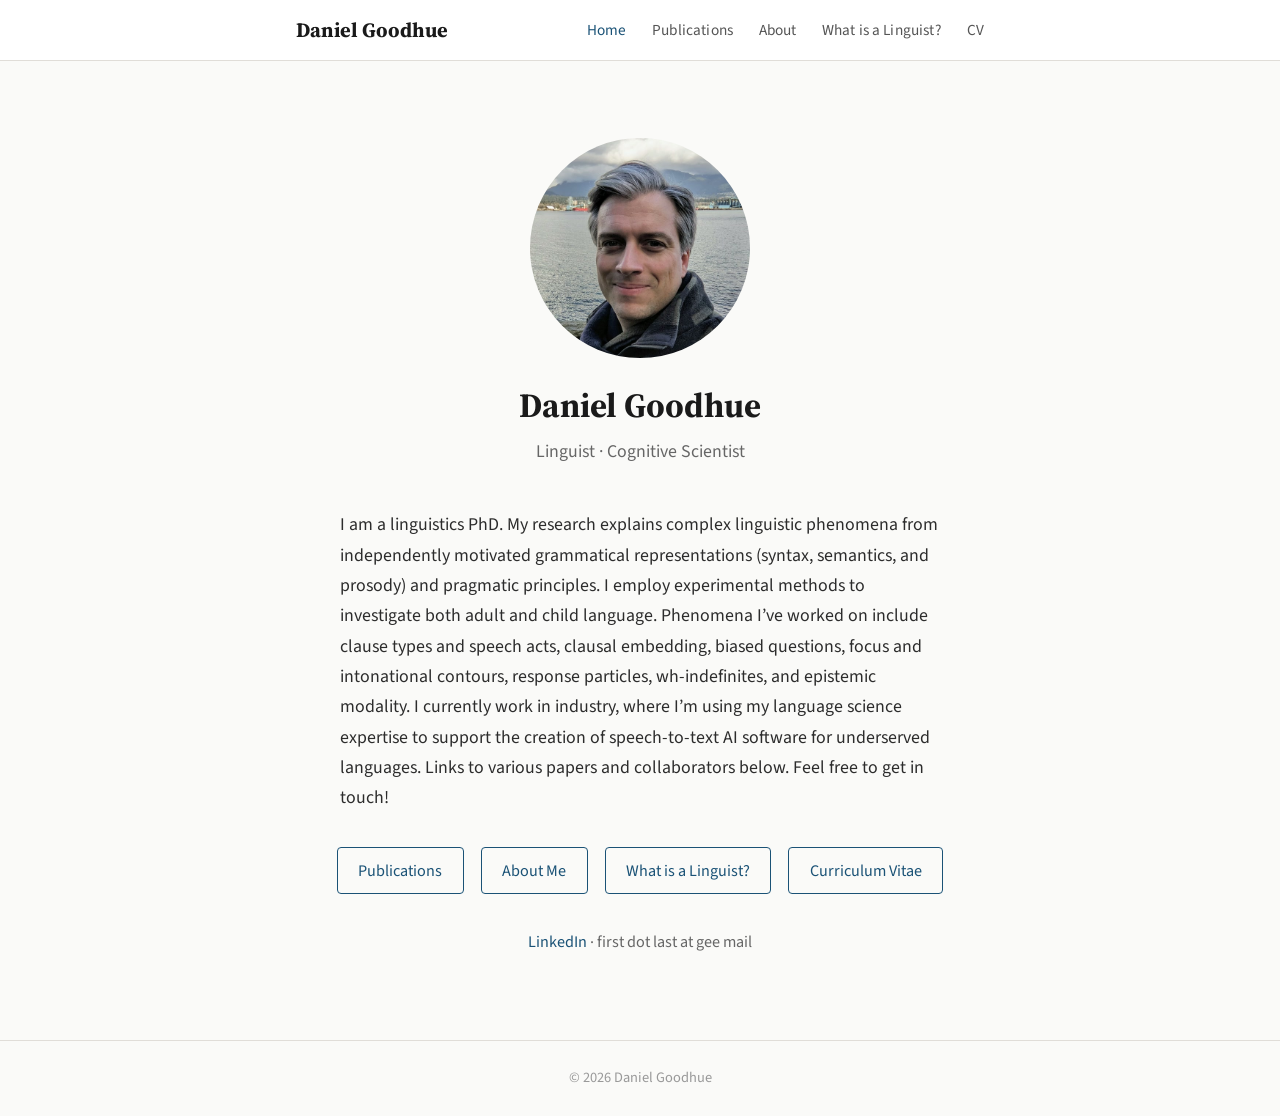
<file: index.html>
<!DOCTYPE html>
<html lang="en">
<head>
  <meta charset="utf-8">
  <meta name="viewport" content="width=device-width, initial-scale=1">
  <title>Daniel Goodhue</title>
  <meta name="description" content="Daniel Goodhue — linguist, researcher, and writer based in Montreal.">
  <meta property="og:title" content="Daniel Goodhue">
  <meta property="og:description" content="Daniel Goodhue — linguist, researcher, and writer based in Montreal.">
  <meta property="og:type" content="website">
  <meta property="og:url" content="https://www.danielgoodhue.com/">
  <meta property="og:image" content="https://www.danielgoodhue.com/images/dan-vancouver-2024-crop.jpg">
  <link rel="preconnect" href="https://fonts.googleapis.com">
  <link rel="preconnect" href="https://fonts.gstatic.com" crossorigin>
  <link href="https://fonts.googleapis.com/css2?family=Source+Sans+3:ital,wght@0,400;0,600;0,700;1,400;1,600&family=Source+Serif+4:ital,wght@0,400;0,600;0,700;1,400&display=swap" rel="stylesheet">
  <link rel="stylesheet" href="./style.css">
</head>
<body>

  <header class="site-header">
    <nav class="nav-inner">
      <a href="./index.html" class="site-name">Daniel Goodhue</a>
      <button class="nav-toggle" aria-label="Toggle navigation">
        <svg viewBox="0 0 24 24" fill="none" stroke="currentColor" stroke-width="2" stroke-linecap="round"><line x1="3" y1="6" x2="21" y2="6"/><line x1="3" y1="12" x2="21" y2="12"/><line x1="3" y1="18" x2="21" y2="18"/></svg>
      </button>
      <ul class="nav-links">
        <li><a href="./index.html" class="active">Home</a></li>
        <li><a href="./publications.html">Publications</a></li>
        <li><a href="./about.html">About</a></li>
        <li><a href="./what-is-a-linguist.html">What is a Linguist?</a></li>
        <li><a href="./files/Goodhue-2026-CV1.pdf">CV</a></li>
      </ul>
    </nav>
  </header>

  <main>
    <div class="container">
      <div class="home-hero">
        <img src="./images/dan-vancouver-2024-square.jpg" alt="Daniel Goodhue at the Vancouver seawall" width="220" height="220" class="photo">
        <h1>Daniel Goodhue</h1>
        <p class="tagline">Linguist &middot; Cognitive Scientist</p>
      </div>

      <div class="home-intro">
        <p>I am a linguistics PhD. My research explains complex linguistic phenomena from independently motivated grammatical representations (syntax, semantics, and prosody) and pragmatic principles. I employ experimental methods to investigate both adult and child language. Phenomena I’ve worked on include clause types and speech acts, clausal embedding, biased questions, focus and intonational contours, response particles, wh-indefinites, and epistemic modality. I currently work in industry, where I’m using my language science expertise to support the creation of speech-to-text AI software for underserved languages. Links to various papers and collaborators below. Feel free to get in touch!</p>
      </div>

      <ul class="home-nav-links">
        <li><a href="./publications.html">Publications</a></li>
        <li><a href="./about.html">About Me</a></li>
        <li><a href="./what-is-a-linguist.html">What is a Linguist?</a></li>
        <li><a href="./files/Goodhue-2026-CV1.pdf">Curriculum Vitae</a></li>
      </ul>

      <p class="home-contact">
        <a href="https://www.linkedin.com/in/daniel-goodhue">LinkedIn</a> &middot; first dot last at gee mail
      </p>
    </div>
  </main>

  <footer class="site-footer">
    <div class="container">&copy; <span id="year">2026</span> Daniel Goodhue</div>
  </footer>

  <script>
    document.querySelector('.nav-toggle').addEventListener('click', function() {
      document.querySelector('.nav-links').classList.toggle('open');
    });
    document.getElementById('year').textContent = new Date().getFullYear();
  </script>

</body>
</html>
</file>
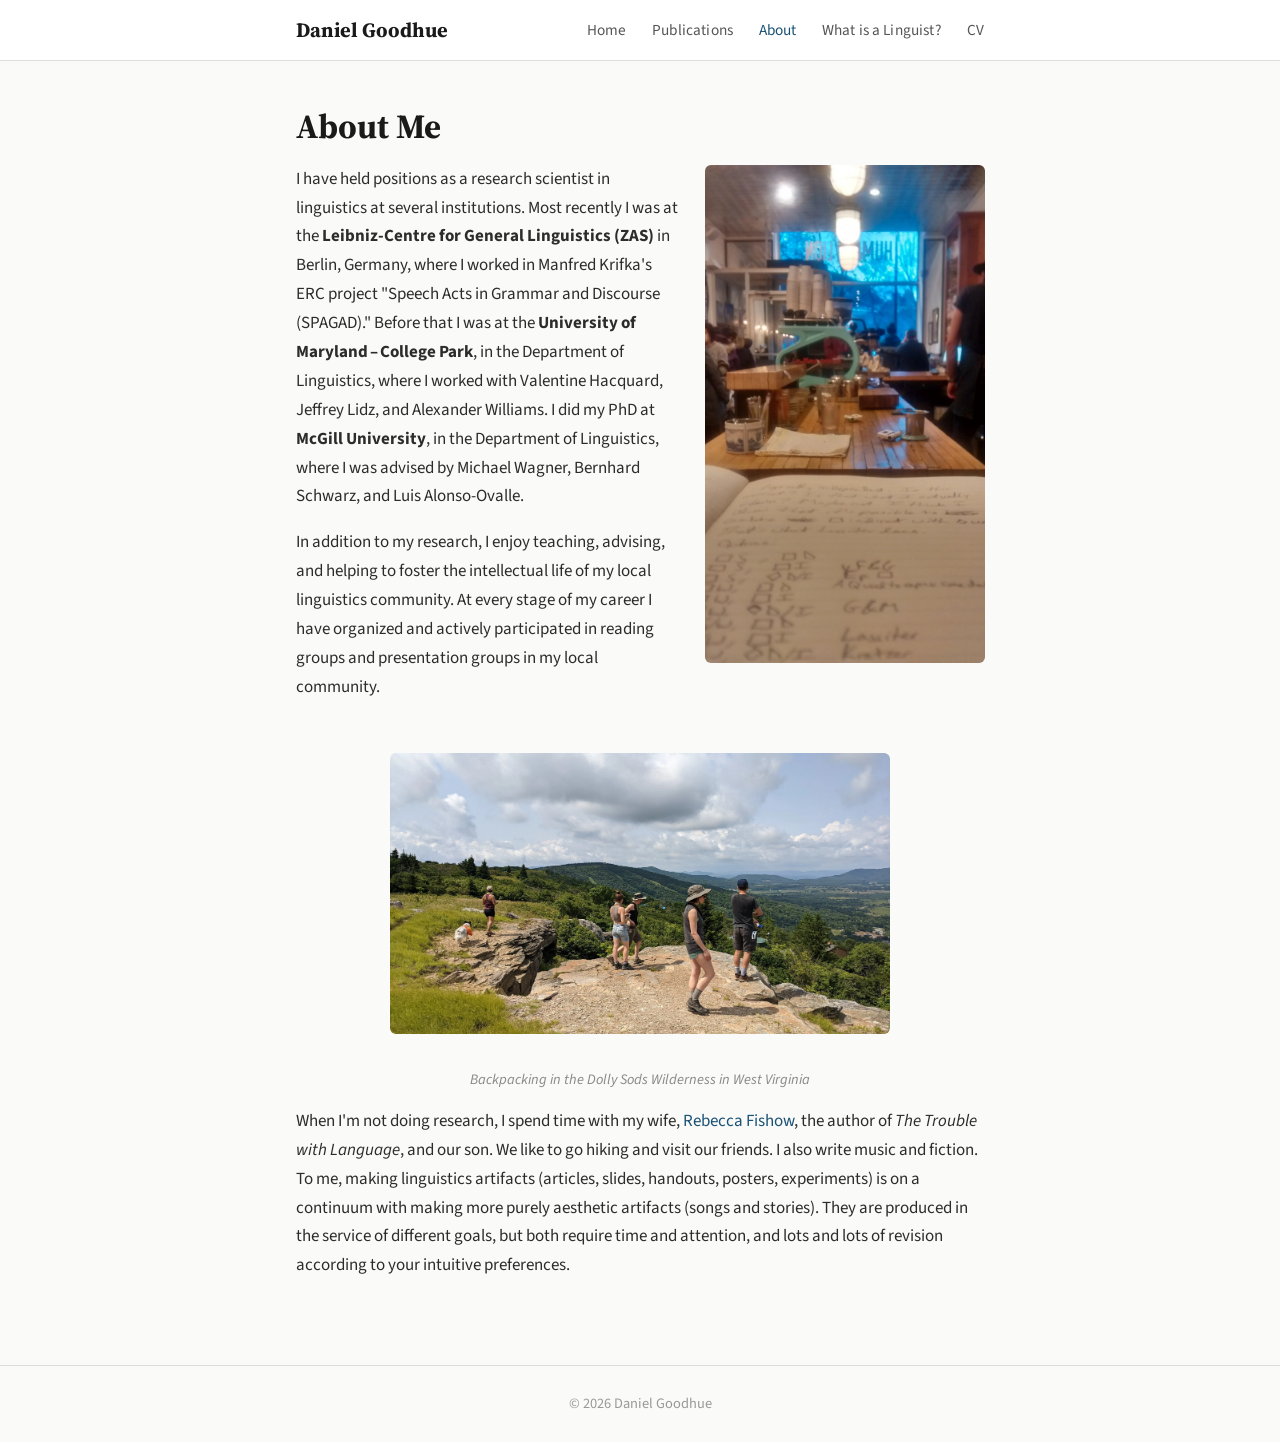
<file: about.html>
<!DOCTYPE html>
<html lang="en">
<head>
  <meta charset="utf-8">
  <meta name="viewport" content="width=device-width, initial-scale=1">
  <title>About Me — Daniel Goodhue</title>
  <meta name="description" content="About Daniel Goodhue — linguist, researcher, and writer.">
  <meta property="og:title" content="About Me — Daniel Goodhue">
  <meta property="og:description" content="About Daniel Goodhue — linguist, researcher, and writer.">
  <meta property="og:type" content="website">
  <meta property="og:url" content="https://www.danielgoodhue.com/about">
  <link rel="preconnect" href="https://fonts.googleapis.com">
  <link rel="preconnect" href="https://fonts.gstatic.com" crossorigin>
  <link href="https://fonts.googleapis.com/css2?family=Source+Sans+3:ital,wght@0,400;0,600;0,700;1,400;1,600&family=Source+Serif+4:ital,wght@0,400;0,600;0,700;1,400&display=swap" rel="stylesheet">
  <link rel="stylesheet" href="./style.css">
</head>
<body>

  <header class="site-header">
    <nav class="nav-inner">
      <a href="./index.html" class="site-name">Daniel Goodhue</a>
      <button class="nav-toggle" aria-label="Toggle navigation">
        <svg viewBox="0 0 24 24" fill="none" stroke="currentColor" stroke-width="2" stroke-linecap="round"><line x1="3" y1="6" x2="21" y2="6"/><line x1="3" y1="12" x2="21" y2="12"/><line x1="3" y1="18" x2="21" y2="18"/></svg>
      </button>
      <ul class="nav-links">
        <li><a href="./index.html">Home</a></li>
        <li><a href="./publications.html">Publications</a></li>
        <li><a href="./about.html" class="active">About</a></li>
        <li><a href="./what-is-a-linguist.html">What is a Linguist?</a></li>
        <li><a href="./files/Goodhue-2026-CV1.pdf">CV</a></li>
      </ul>
    </nav>
  </header>

  <main>
    <div class="container">
      <h1>About Me</h1>

      <div class="clearfix">
        <img src="./images/Humble-Lion-2.jpg" alt="Daniel Goodhue" class="about-photo float-right">

        <p>I have held positions as a research scientist in linguistics at several institutions. Most recently I was at the <strong>Leibniz-Centre for General Linguistics (ZAS)</strong> in Berlin, Germany, where I worked in Manfred Krifka's ERC project "Speech Acts in Grammar and Discourse (SPAGAD)." Before that I was at the <strong>University of Maryland&thinsp;&ndash;&thinsp;College Park</strong>, in the Department of Linguistics, where I worked with Valentine Hacquard, Jeffrey Lidz, and Alexander Williams. I did my PhD at <strong>McGill University</strong>, in the Department of Linguistics, where I was advised by Michael Wagner, Bernhard Schwarz, and Luis Alonso-Ovalle.</p>

        <p>In addition to my research, I enjoy teaching, advising, and helping to foster the intellectual life of my local linguistics community. At every stage of my career I have organized and actively participated in reading groups and presentation groups in my local community.</p>
      </div>

      <img src="./images/2021-dolly-sods.jpg" alt="Backpacking in the Dolly Sods Wilderness in West Virginia" class="about-photo" style="max-width: 500px; margin: 2em auto;">
      <p class="photo-caption" style="text-align: center;">Backpacking in the Dolly Sods Wilderness in West Virginia</p>

      <p>When I'm not doing research, I spend time with my wife, <a href="https://rebeccafishow.com">Rebecca Fishow</a>, the author of <em>The Trouble with Language</em>, and our son. We like to go hiking and visit our friends. I also write music and fiction. To me, making linguistics artifacts (articles, slides, handouts, posters, experiments) is on a continuum with making more purely aesthetic artifacts (songs and stories). They are produced in the service of different goals, but both require time and attention, and lots and lots of revision according to your intuitive preferences.</p>
    </div>
  </main>

  <footer class="site-footer">
    <div class="container">&copy; <span id="year">2026</span> Daniel Goodhue</div>
  </footer>

  <script>
    document.querySelector('.nav-toggle').addEventListener('click', function() {
      document.querySelector('.nav-links').classList.toggle('open');
    });
    document.getElementById('year').textContent = new Date().getFullYear();
  </script>

</body>
</html>
</file>
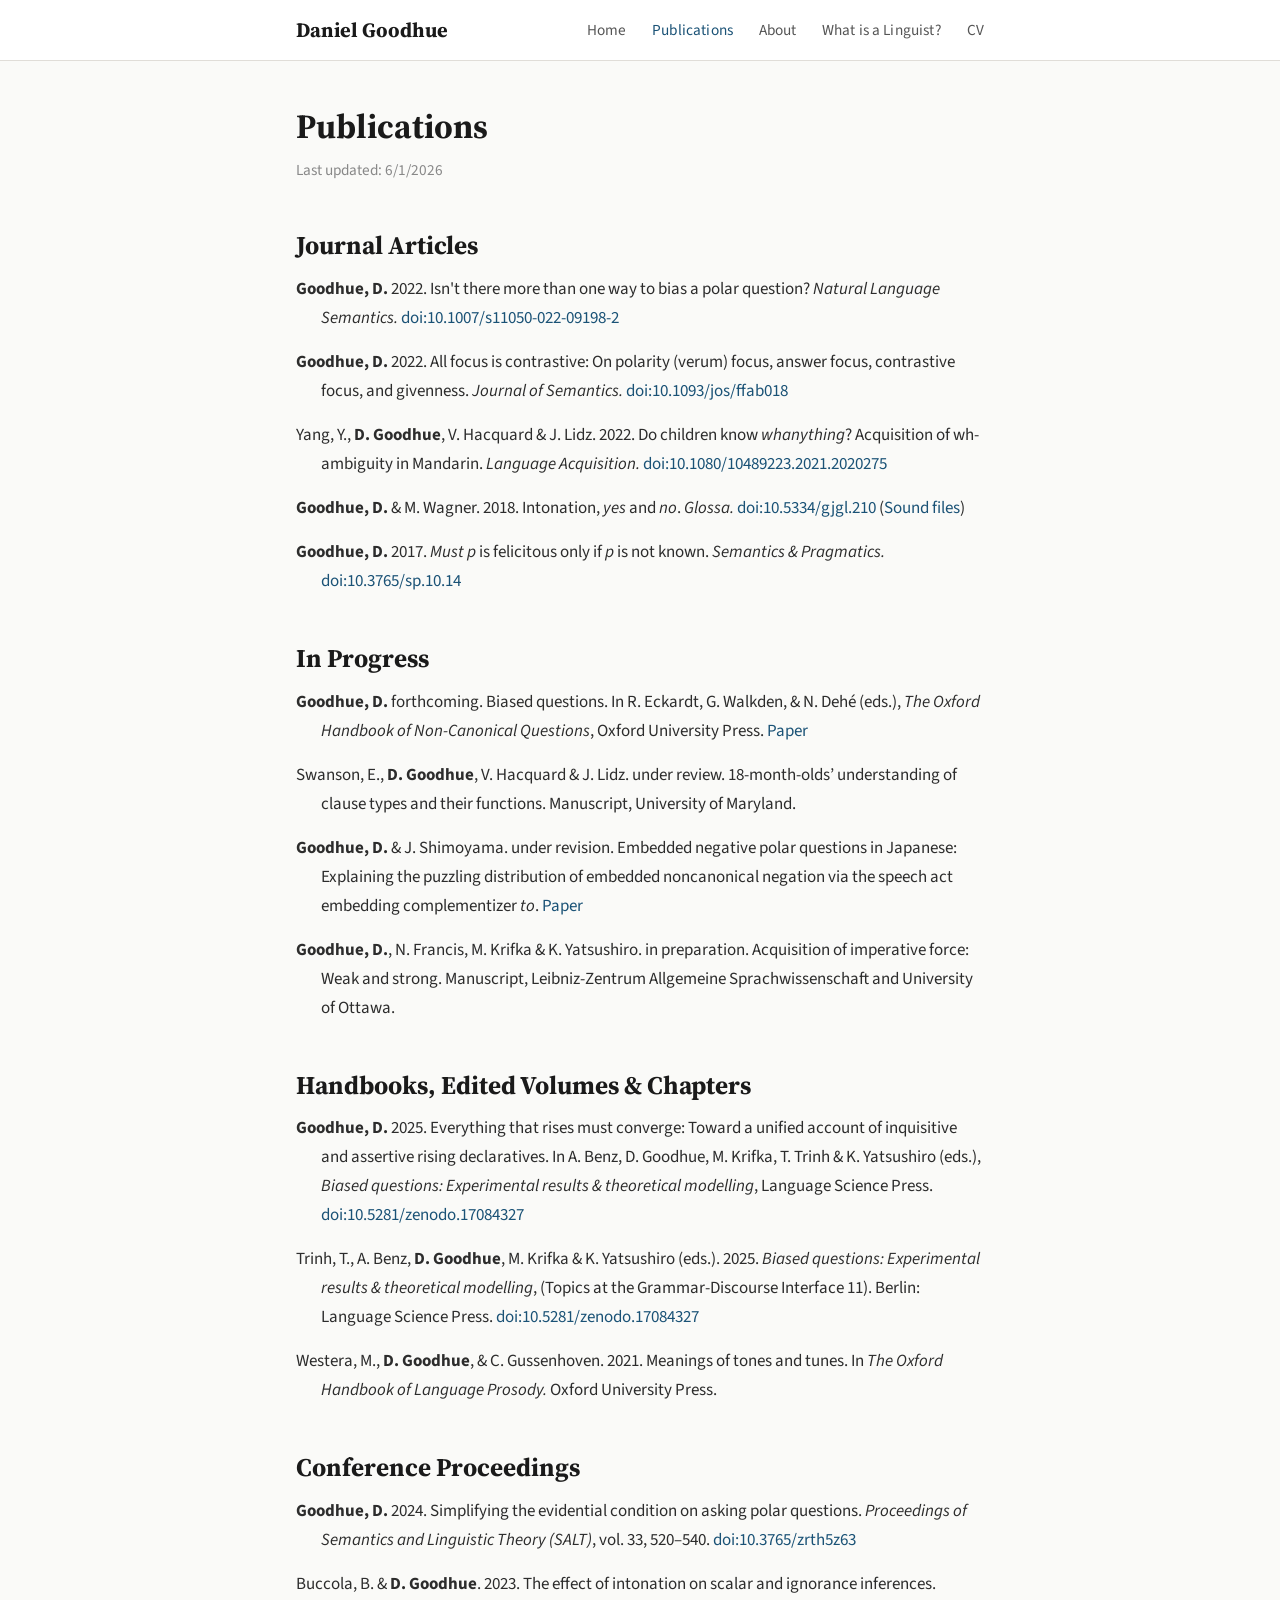
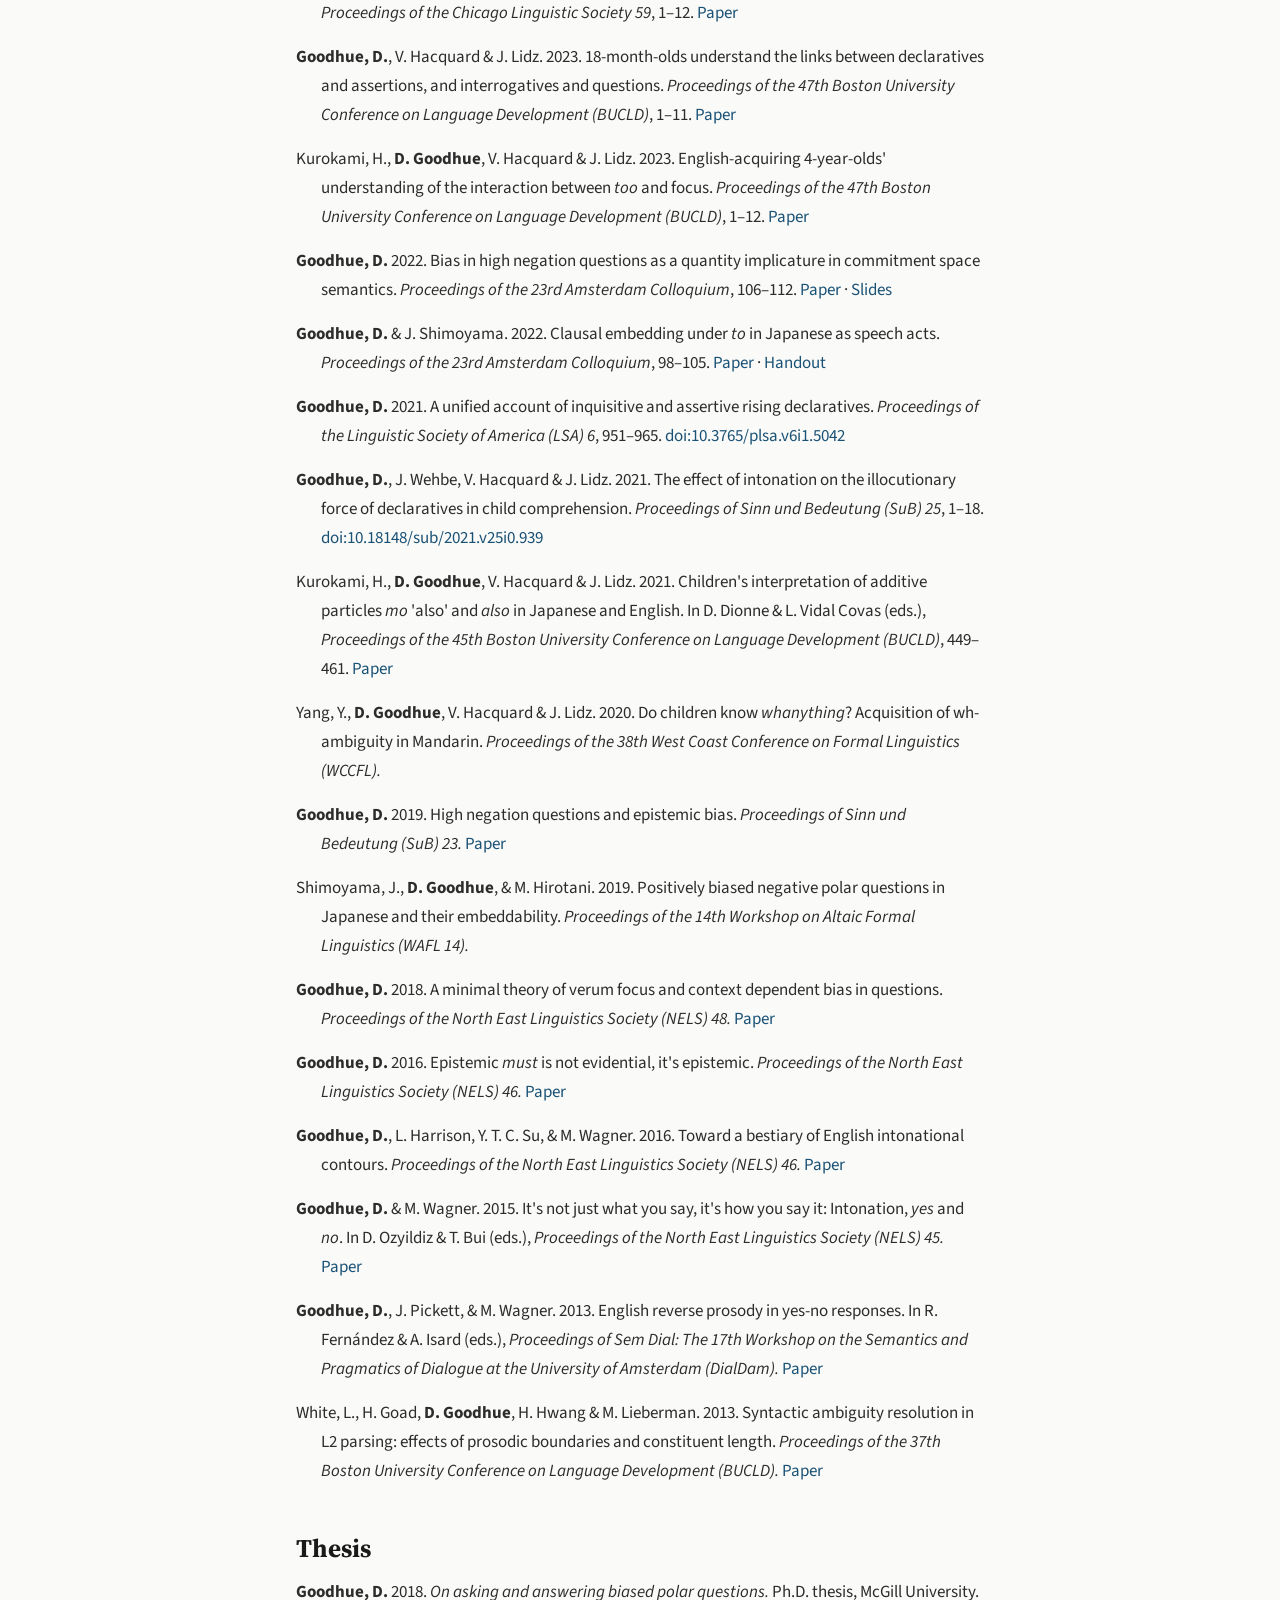
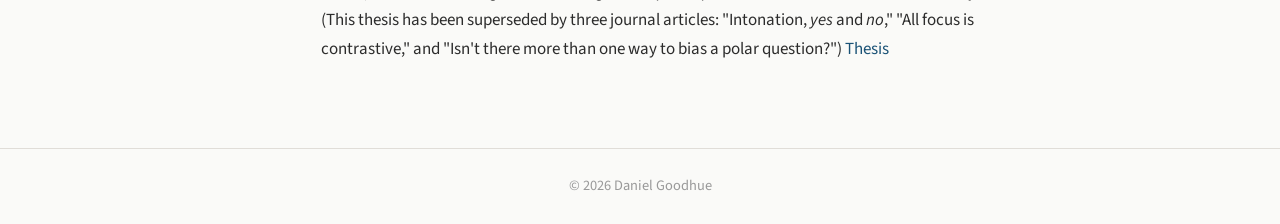
<file: publications.html>
<!DOCTYPE html>
<html lang="en">
<head>
  <meta charset="utf-8">
  <meta name="viewport" content="width=device-width, initial-scale=1">
  <title>Publications — Daniel Goodhue</title>
  <meta name="description" content="Publications by Daniel Goodhue — journal articles, handbook chapters, conference proceedings, and thesis on semantics, pragmatics, and speech acts.">
  <meta property="og:title" content="Publications — Daniel Goodhue">
  <meta property="og:description" content="Publications by Daniel Goodhue — journal articles, handbook chapters, conference proceedings, and thesis.">
  <meta property="og:type" content="website">
  <meta property="og:url" content="https://www.danielgoodhue.com/publications">
  <link rel="preconnect" href="https://fonts.googleapis.com">
  <link rel="preconnect" href="https://fonts.gstatic.com" crossorigin>
  <link href="https://fonts.googleapis.com/css2?family=Source+Sans+3:ital,wght@0,400;0,600;0,700;1,400;1,600&family=Source+Serif+4:ital,wght@0,400;0,600;0,700;1,400&display=swap" rel="stylesheet">
  <link rel="stylesheet" href="./style.css">
</head>
<body>

  <header class="site-header">
    <nav class="nav-inner">
      <a href="./index.html" class="site-name">Daniel Goodhue</a>
      <button class="nav-toggle" aria-label="Toggle navigation">
        <svg viewBox="0 0 24 24" fill="none" stroke="currentColor" stroke-width="2" stroke-linecap="round"><line x1="3" y1="6" x2="21" y2="6"/><line x1="3" y1="12" x2="21" y2="12"/><line x1="3" y1="18" x2="21" y2="18"/></svg>
      </button>
      <ul class="nav-links">
        <li><a href="./index.html">Home</a></li>
        <li><a href="./publications.html" class="active">Publications</a></li>
        <li><a href="./about.html">About</a></li>
        <li><a href="./what-is-a-linguist.html">What is a Linguist?</a></li>
        <li><a href="./files/Goodhue-2026-CV1.pdf">CV</a></li>
      </ul>
    </nav>
  </header>

  <main>
    <div class="container">
      <h1>Publications</h1>
      <p class="last-updated">Last updated: 6/1/2026</p>

      <!-- ===== Journal Articles ===== -->
      <h2>Journal Articles</h2>
      <ol class="pub-list">
        <li>
          <span class="author-self">Goodhue, D.</span> 2022. Isn't there more than one way to bias a polar question? <span class="venue">Natural Language Semantics.</span> <a href="https://doi.org/10.1007/s11050-022-09198-2">doi:10.1007/s11050-022-09198-2</a>
        </li>
        <li>
          <span class="author-self">Goodhue, D.</span> 2022. All focus is contrastive: On polarity (verum) focus, answer focus, contrastive focus, and givenness. <span class="venue">Journal of Semantics.</span> <a href="https://doi.org/10.1093/jos/ffab018">doi:10.1093/jos/ffab018</a>
        </li>
        <li>
          Yang, Y., <span class="author-self">D. Goodhue</span>, V. Hacquard &amp; J. Lidz. 2022. Do children know <em>whanything</em>? Acquisition of wh-ambiguity in Mandarin. <span class="venue">Language Acquisition.</span> <a href="https://doi.org/10.1080/10489223.2021.2020275">doi:10.1080/10489223.2021.2020275</a>
        </li>
        <li>
          <span class="author-self">Goodhue, D.</span> &amp; M. Wagner. 2018. Intonation, <em>yes</em> and <em>no</em>. <span class="venue">Glossa.</span> <a href="http://doi.org/10.5334/gjgl.210">doi:10.5334/gjgl.210</a> (<a href="https://doi.org/10.5334/gjgl.210.s1">Sound files</a>)
        </li>
        <li>
          <span class="author-self">Goodhue, D.</span> 2017. <em>Must p</em> is felicitous only if <em>p</em> is not known. <span class="venue">Semantics &amp; Pragmatics.</span> <a href="https://doi.org/10.3765/sp.10.14">doi:10.3765/sp.10.14</a>
        </li>
      </ol>

      <!-- ===== Manuscripts ===== -->
      <h2>In Progress</h2>
      <ol class="pub-list">
        <li>
          <span class="author-self">Goodhue, D.</span> forthcoming. Biased questions. In R. Eckardt, G. Walkden, &amp; N. Deh&eacute; (eds.), <span class="venue">The Oxford Handbook of Non-Canonical Questions</span>, Oxford University Press. <a href="https://ling.auf.net/lingbuzz/008450">Paper</a>
        </li>
        <li>
          Swanson, E., <span class="author-self">D. Goodhue</span>, V. Hacquard &amp; J. Lidz. under review. 18-month-olds’ understanding of clause types and their functions. Manuscript, University of Maryland.
        </li>
		<li>
          <span class="author-self">Goodhue, D.</span> &amp; J. Shimoyama. under revision. Embedded negative polar questions in Japanese: Explaining the puzzling distribution of embedded noncanonical negation via the speech act embedding complementizer <em>to</em>. <a href="https://ling.auf.net/lingbuzz/006121">Paper</a>
        </li>
        <li>
          <span class="author-self">Goodhue, D.</span>, N. Francis, M. Krifka &amp; K. Yatsushiro. in preparation. Acquisition of imperative force: Weak and strong. Manuscript, Leibniz-Zentrum Allgemeine Sprachwissenschaft and University of Ottawa.
        </li>
      </ol>

      <!-- ===== Handbook Chapters ===== -->
      <h2>Handbooks, Edited Volumes &amp; Chapters</h2>
      <ol class="pub-list">
        <li>
          <span class="author-self">Goodhue, D.</span> 2025. Everything that rises must converge: Toward a unified account of inquisitive and assertive rising declaratives. In A. Benz, D. Goodhue, M. Krifka, T. Trinh &amp; K. Yatsushiro (eds.), <span class="venue">Biased questions: Experimental results &amp; theoretical modelling</span>, Language Science Press. <a href="https://www.doi.org/10.5281/zenodo.17084327">doi:10.5281/zenodo.17084327</a>
        </li>
        <li>
          Trinh, T., A. Benz, <span class="author-self">D. Goodhue</span>, M. Krifka &amp; K. Yatsushiro (eds.). 2025. <span class="venue">Biased questions: Experimental results &amp; theoretical modelling</span>, (Topics at the Grammar-Discourse Interface 11). Berlin: Language Science Press. <a href="https://www.doi.org/10.5281/zenodo.17084327">doi:10.5281/zenodo.17084327</a>
        </li>
        <li>
          Westera, M., <span class="author-self">D. Goodhue</span>, &amp; C. Gussenhoven. 2021. Meanings of tones and tunes. In <span class="venue">The Oxford Handbook of Language Prosody.</span> Oxford University Press.
        </li>
      </ol>

      <!-- ===== Conference Proceedings ===== -->
      <h2>Conference Proceedings</h2>
      <ol class="pub-list">
        <li>
          <span class="author-self">Goodhue, D.</span> 2024. Simplifying the evidential condition on asking polar questions. <span class="venue">Proceedings of Semantics and Linguistic Theory (SALT)</span>, vol. 33, 520–540. <a href="https://doi.org/10.3765/zrth5z63">doi:10.3765/zrth5z63</a>
        </li>
        <li>
          Buccola, B. &amp; <span class="author-self">D. Goodhue</span>. 2023. The effect of intonation on scalar and ignorance inferences. <span class="venue">Proceedings of the Chicago Linguistic Society 59</span>, 1–12. <a href="https://ling.auf.net/lingbuzz/007464">Paper</a>
        </li>
        <li>
          <span class="author-self">Goodhue, D.</span>, V. Hacquard &amp; J. Lidz. 2023. 18-month-olds understand the links between declaratives and assertions, and interrogatives and questions. <span class="venue">Proceedings of the 47th Boston University Conference on Language Development (BUCLD)</span>, 1–11. <a href="http://www.lingref.com/bucld/47/BUCLD47-27.pdf">Paper</a>
        </li>
        <li>
          Kurokami, H., <span class="author-self">D. Goodhue</span>, V. Hacquard &amp; J. Lidz. 2023. English-acquiring 4-year-olds' understanding of the interaction between <em>too</em> and focus. <span class="venue">Proceedings of the 47th Boston University Conference on Language Development (BUCLD)</span>, 1–12. <a href="http://www.lingref.com/bucld/47/BUCLD47-38.pdf">Paper</a>
        </li>
        <li>
          <span class="author-self">Goodhue, D.</span> 2022. Bias in high negation questions as a quantity implicature in commitment space semantics. <span class="venue">Proceedings of the 23rd Amsterdam Colloquium</span>, 106–112. <a href="./files/Goodhue-2022-AC-proceedings-page-numbers.pdf">Paper</a> · <a href="./files/Goodhue-AC-HNQ-4-handout.pdf">Slides</a>
        </li>
        <li>
          <span class="author-self">Goodhue, D.</span> &amp; J. Shimoyama. 2022. Clausal embedding under <em>to</em> in Japanese as speech acts. <span class="venue">Proceedings of the 23rd Amsterdam Colloquium</span>, 98–105. <a href="./files/Goodhue-Shimoyama-2022-AC-proceedings-page-numbers.pdf">Paper</a> · <a href="./files/Goodhue-Shimoyama-2022-AC-handout.pdf">Handout</a>
        </li>
        <li>
          <span class="author-self">Goodhue, D.</span> 2021. A unified account of inquisitive and assertive rising declaratives. <span class="venue">Proceedings of the Linguistic Society of America (LSA) 6</span>, 951–965. <a href="https://doi.org/10.3765/plsa.v6i1.5042">doi:10.3765/plsa.v6i1.5042</a>
        </li>
        <li>
          <span class="author-self">Goodhue, D.</span>, J. Wehbe, V. Hacquard &amp; J. Lidz. 2021. The effect of intonation on the illocutionary force of declaratives in child comprehension. <span class="venue">Proceedings of Sinn und Bedeutung (SuB) 25</span>, 1–18. <a href="https://doi.org/10.18148/sub/2021.v25i0.939">doi:10.18148/sub/2021.v25i0.939</a>
        </li>
        <li>
          Kurokami, H., <span class="author-self">D. Goodhue</span>, V. Hacquard &amp; J. Lidz. 2021. Children's interpretation of additive particles <em>mo</em> 'also' and <em>also</em> in Japanese and English. In D. Dionne &amp; L. Vidal Covas (eds.), <span class="venue">Proceedings of the 45th Boston University Conference on Language Development (BUCLD)</span>, 449–461. <a href="https://jefflidz.com/Docs/Kurokami_et_al_2021_BUCLD.pdf">Paper</a>
        </li>
        <li>
          Yang, Y., <span class="author-self">D. Goodhue</span>, V. Hacquard &amp; J. Lidz. 2020. Do children know <em>whanything</em>? Acquisition of wh-ambiguity in Mandarin. <span class="venue">Proceedings of the 38th West Coast Conference on Formal Linguistics (WCCFL).</span>
        </li>
        <li>
          <span class="author-self">Goodhue, D.</span> 2019. High negation questions and epistemic bias. <span class="venue">Proceedings of Sinn und Bedeutung (SuB) 23.</span> <a href="https://semanticsarchive.net/Archive/Tg3ZGI2M/Goodhue.pdf">Paper</a>
        </li>
        <li>
          Shimoyama, J., <span class="author-self">D. Goodhue</span>, &amp; M. Hirotani. 2019. Positively biased negative polar questions in Japanese and their embeddability. <span class="venue">Proceedings of the 14th Workshop on Altaic Formal Linguistics (WAFL 14).</span>
        </li>
        <li>
          <span class="author-self">Goodhue, D.</span> 2018. A minimal theory of verum focus and context dependent bias in questions. <span class="venue">Proceedings of the North East Linguistics Society (NELS) 48.</span> <a href="http://lingbuzz.auf.net/lingbuzz/004166">Paper</a>
        </li>
        <li>
          <span class="author-self">Goodhue, D.</span> 2016. Epistemic <em>must</em> is not evidential, it's epistemic. <span class="venue">Proceedings of the North East Linguistics Society (NELS) 46.</span> <a href="http://lingbuzz.auf.net/lingbuzz/repo/semanticsArchive/article/001554">Paper</a>
        </li>
        <li>
          <span class="author-self">Goodhue, D.</span>, L. Harrison, Y. T. C. Su, &amp; M. Wagner. 2016. Toward a bestiary of English intonational contours. <span class="venue">Proceedings of the North East Linguistics Society (NELS) 46.</span> <a href="./files/2016_Goodhue-et-al_NELS.pdf">Paper</a>
        </li>
        <li>
          <span class="author-self">Goodhue, D.</span> &amp; M. Wagner. 2015. It's not just what you say, it's how you say it: Intonation, <em>yes</em> and <em>no</em>. In D. Ozyildiz &amp; T. Bui (eds.), <span class="venue">Proceedings of the North East Linguistics Society (NELS) 45.</span> <a href="http://lingbuzz.auf.net/lingbuzz/002866">Paper</a>
        </li>
        <li>
          <span class="author-self">Goodhue, D.</span>, J. Pickett, &amp; M. Wagner. 2013. English reverse prosody in yes-no responses. In R. Fern&aacute;ndez &amp; A. Isard (eds.), <span class="venue">Proceedings of Sem Dial: The 17th Workshop on the Semantics and Pragmatics of Dialogue at the University of Amsterdam (DialDam).</span> <a href="http://lingbuzz.auf.net/lingbuzz/002865">Paper</a>
        </li>
        <li>
          White, L., H. Goad, <span class="author-self">D. Goodhue</span>, H. Hwang &amp; M. Lieberman. 2013. Syntactic ambiguity resolution in L2 parsing: effects of prosodic boundaries and constituent length. <span class="venue">Proceedings of the 37th Boston University Conference on Language Development (BUCLD).</span> <a href="http://www.bu.edu/bucld/files/2013/06/White.pdf">Paper</a>
        </li>
      </ol>

      <!-- ===== Thesis ===== -->
      <h2>Thesis</h2>
      <ol class="pub-list">
        <li>
          <span class="author-self">Goodhue, D.</span> 2018. <em>On asking and answering biased polar questions.</em> Ph.D. thesis, McGill University. (This thesis has been superseded by three journal articles: "Intonation, <em>yes</em> and <em>no</em>," "All focus is contrastive," and "Isn't there more than one way to bias a polar question?") <a href="https://ling.auf.net/lingbuzz/003956">Thesis</a>
        </li>
      </ol>

    </div>
  </main>

  <footer class="site-footer">
    <div class="container">&copy; <span id="year">2026</span> Daniel Goodhue</div>
  </footer>

  <script>
    document.querySelector('.nav-toggle').addEventListener('click', function() {
      document.querySelector('.nav-links').classList.toggle('open');
    });
    document.getElementById('year').textContent = new Date().getFullYear();
  </script>

</body>
</html>
</file>
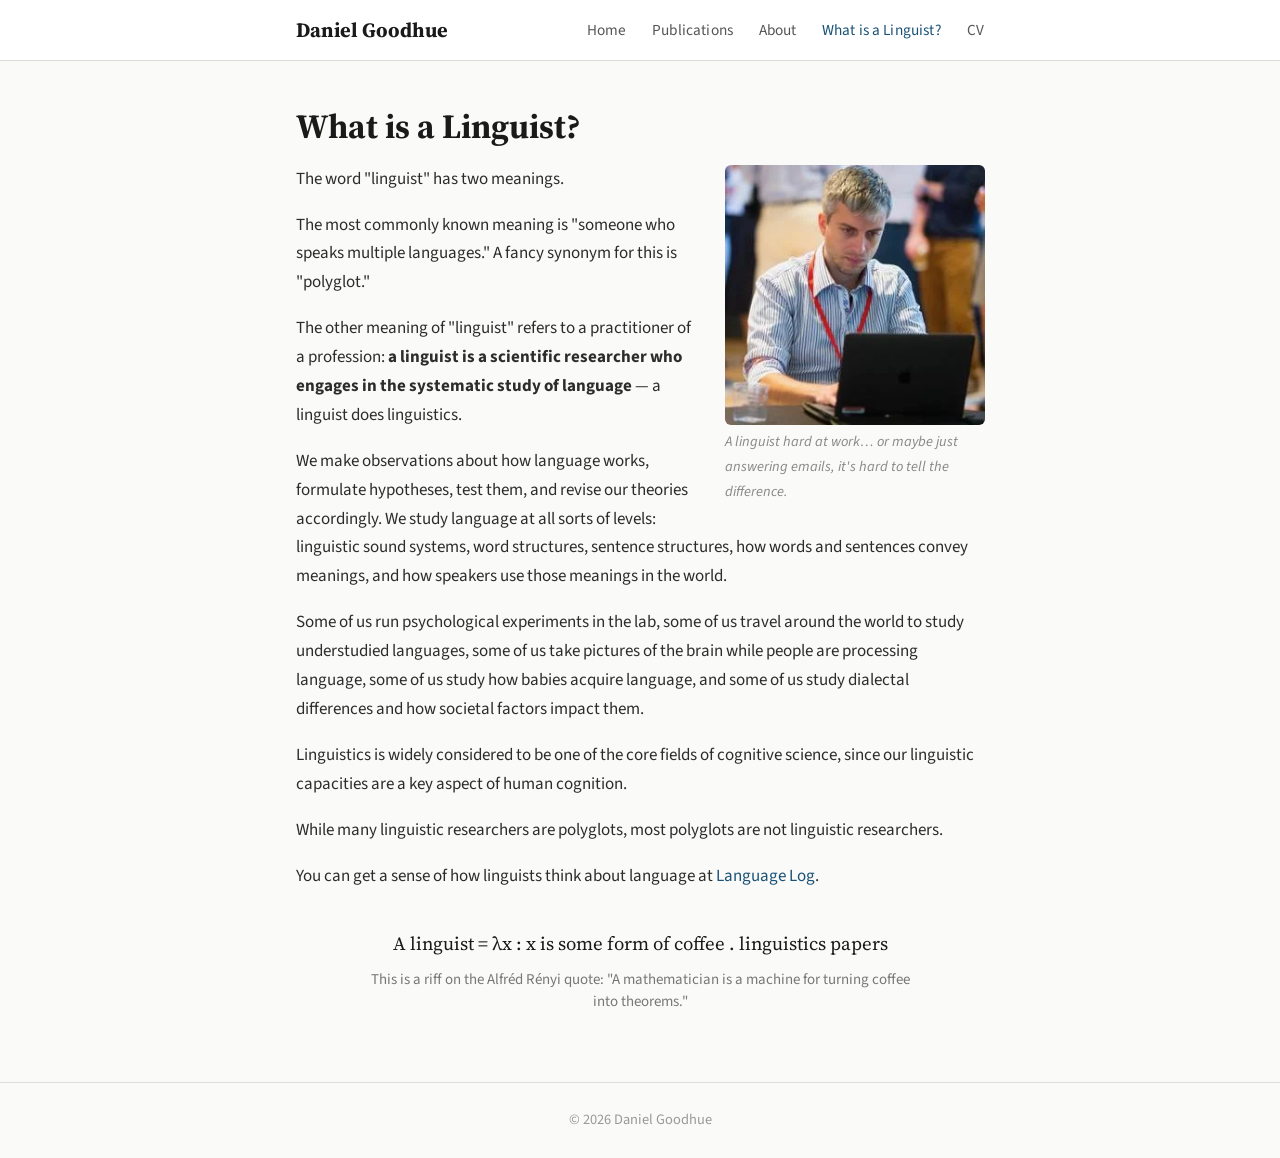
<file: what-is-a-linguist.html>
<!DOCTYPE html>
<html lang="en">
<head>
  <meta charset="utf-8">
  <meta name="viewport" content="width=device-width, initial-scale=1">
  <title>What is a Linguist? — Daniel Goodhue</title>
  <meta name="description" content="The word 'linguist' has two meanings: a polyglot who speaks multiple languages, and a scientific researcher who studies how language works. Learn about linguistics as a field of research.">
  <meta property="og:title" content="What is a Linguist? — Daniel Goodhue">
  <meta property="og:description" content="The word 'linguist' has two meanings: a polyglot who speaks multiple languages, and a scientific researcher who studies how language works.">
  <meta property="og:type" content="article">
  <meta property="og:url" content="https://www.danielgoodhue.com/what-is-a-linguist">
  <meta property="og:image" content="https://www.danielgoodhue.com/images/LSD18-DanGoodhue_280x300.jpg">
  <link rel="preconnect" href="https://fonts.googleapis.com">
  <link rel="preconnect" href="https://fonts.gstatic.com" crossorigin>
  <link href="https://fonts.googleapis.com/css2?family=Source+Sans+3:ital,wght@0,400;0,600;0,700;1,400;1,600&family=Source+Serif+4:ital,wght@0,400;0,600;0,700;1,400&display=swap" rel="stylesheet">
  <link rel="stylesheet" href="./style.css">
</head>
<body>

  <header class="site-header">
    <nav class="nav-inner">
      <a href="./index.html" class="site-name">Daniel Goodhue</a>
      <button class="nav-toggle" aria-label="Toggle navigation">
        <svg viewBox="0 0 24 24" fill="none" stroke="currentColor" stroke-width="2" stroke-linecap="round"><line x1="3" y1="6" x2="21" y2="6"/><line x1="3" y1="12" x2="21" y2="12"/><line x1="3" y1="18" x2="21" y2="18"/></svg>
      </button>
      <ul class="nav-links">
        <li><a href="./index.html">Home</a></li>
        <li><a href="./publications.html">Publications</a></li>
        <li><a href="./about.html">About</a></li>
        <li><a href="./what-is-a-linguist.html" class="active">What is a Linguist?</a></li>
        <li><a href="./files/Goodhue-2026-CV1.pdf">CV</a></li>
      </ul>
    </nav>
  </header>

  <main>
    <div class="container">
      <h1>What is a Linguist?</h1>

      <div class="clearfix">
        <figure class="linguist-photo">
          <img src="./images/LSD18-DanGoodhue_280x300.jpg" alt="A linguist hard at work… or maybe just answering emails" style="display: block; width: 100%; border-radius: 6px;">
          <figcaption class="photo-caption">A linguist hard at work… or maybe just answering emails, it's hard to tell the difference.</figcaption>
        </figure>

        <p>The word "linguist" has two meanings.</p>

        <p>The most commonly known meaning is "someone who speaks multiple languages." A fancy synonym for this is "polyglot."</p>

        <p>The other meaning of "linguist" refers to a practitioner of a profession: <strong>a linguist is a scientific researcher who engages in the systematic study of language</strong> — a linguist does linguistics.</p>

        <p>We make observations about how language works, formulate hypotheses, test them, and revise our theories accordingly. We study language at all sorts of levels: linguistic sound systems, word structures, sentence structures, how words and sentences convey meanings, and how speakers use those meanings in the world.</p>

        <p>Some of us run psychological experiments in the lab, some of us travel around the world to study understudied languages, some of us take pictures of the brain while people are processing language, some of us study how babies acquire language, and some of us study dialectal differences and how societal factors impact them.</p>

        <p>Linguistics is widely considered to be one of the core fields of cognitive science, since our linguistic capacities are a key aspect of human cognition.</p>

        <p>While many linguistic researchers are polyglots, most polyglots are not linguistic researchers.</p>
      </div>

      <p>You can get a sense of how linguists think about language at <a href="http://languagelog.ldc.upenn.edu/nll/">Language Log</a>.</p>

      <p class="lambda-joke">A linguist = &lambda;x : x is some form of coffee . linguistics papers</p>
      <p class="lambda-explanation">This is a riff on the Alfr&eacute;d R&eacute;nyi quote: "A mathematician is a machine for turning coffee into theorems."</p>
    </div>
  </main>

  <footer class="site-footer">
    <div class="container">&copy; <span id="year">2026</span> Daniel Goodhue</div>
  </footer>

  <script>
    document.querySelector('.nav-toggle').addEventListener('click', function() {
      document.querySelector('.nav-links').classList.toggle('open');
    });
    document.getElementById('year').textContent = new Date().getFullYear();
  </script>

</body>
</html>
</file>
<file: style.css>
/* ===== Reset & Base ===== */
*, *::before, *::after {
  box-sizing: border-box;
  margin: 0;
  padding: 0;
}

html {
  font-size: 17px;
  scroll-behavior: smooth;
}

body {
  font-family: 'Source Sans 3', 'Source Sans Pro', -apple-system, BlinkMacSystemFont, 'Segoe UI', sans-serif;
  line-height: 1.7;
  color: #2c2c2c;
  background: #fafaf8;
}

a {
  color: #1a5276;
  text-decoration: none;
}

a:hover {
  color: #0e3650;
  text-decoration: underline;
}

img {
  max-width: 100%;
  height: auto;
  display: block;
}

/* ===== Typography ===== */
h1, h2, h3, h4 {
  font-family: 'Source Serif 4', 'Source Serif Pro', Georgia, 'Times New Roman', serif;
  color: #1a1a1a;
  line-height: 1.3;
}

h1 { font-size: 2rem; margin-bottom: 0.5em; }
h2 { font-size: 1.5rem; margin-bottom: 0.5em; margin-top: 1.8em; }
h3 { font-size: 1.15rem; margin-bottom: 0.4em; margin-top: 1.5em; }

p {
  margin-bottom: 1em;
}

/* ===== Layout ===== */
.container {
  max-width: 740px;
  margin: 0 auto;
  padding: 0 1.5rem;
}

/* ===== Navigation ===== */
.site-header {
  border-bottom: 1px solid #e0ddd8;
  background: #fff;
  position: sticky;
  top: 0;
  z-index: 100;
}

.nav-inner {
  max-width: 740px;
  margin: 0 auto;
  padding: 0 1.5rem;
  display: flex;
  align-items: center;
  justify-content: space-between;
  height: 60px;
}

.site-name {
  font-family: 'Source Serif 4', 'Source Serif Pro', Georgia, serif;
  font-size: 1.2rem;
  font-weight: 700;
  color: #1a1a1a;
  text-decoration: none;
  white-space: nowrap;
}

.site-name:hover {
  color: #1a5276;
  text-decoration: none;
}

.nav-links {
  display: flex;
  gap: 1.5rem;
  list-style: none;
  align-items: center;
}

.nav-links a {
  font-size: 0.9rem;
  color: #555;
  text-decoration: none;
  letter-spacing: 0.01em;
}

.nav-links a:hover,
.nav-links a.active {
  color: #1a5276;
}

.nav-toggle {
  display: none;
  background: none;
  border: none;
  cursor: pointer;
  padding: 0.5rem;
  color: #2c2c2c;
}

.nav-toggle svg {
  width: 24px;
  height: 24px;
}

/* ===== Main Content ===== */
main {
  padding: 2.5rem 0 4rem;
}

/* ===== Home Page ===== */
.home-hero {
  text-align: center;
  padding: 2rem 0 1rem;
}

.home-hero .photo {
  width: 220px;
  height: 220px;
  border-radius: 50%;
  object-fit: cover;
  margin: 0 auto 1.5rem;
}

.home-hero h1 {
  margin-bottom: 0.3em;
}

.home-hero .tagline {
  font-size: 1.05rem;
  color: #666;
  margin-bottom: 1.5rem;
}

.home-intro {
  font-size: 1.05rem;
  max-width: 600px;
  margin: 0 auto 2rem;
  text-align: left;
}

.home-nav-links {
  display: flex;
  flex-wrap: wrap;
  justify-content: center;
  gap: 1rem;
  margin-bottom: 2rem;
  list-style: none;
}

.home-nav-links a {
  display: inline-block;
  padding: 0.5rem 1.2rem;
  border: 1px solid #1a5276;
  border-radius: 4px;
  color: #1a5276;
  font-size: 0.95rem;
  transition: background 0.15s, color 0.15s;
}

.home-nav-links a:hover {
  background: #1a5276;
  color: #fff;
  text-decoration: none;
}

.home-contact {
  text-align: center;
  color: #666;
  font-size: 0.95rem;
}

.home-contact a {
  color: #1a5276;
}

/* ===== Publications ===== */
.pub-list {
  list-style: none;
}

.pub-list li {
  margin-bottom: 0.9em;
  padding-left: 1.5em;
  text-indent: -1.5em;
}

.pub-list .author-self {
  font-weight: 700;
}

.pub-list .venue {
  font-style: italic;
}

.last-updated {
  font-size: 0.9rem;
  color: #888;
  margin-top: -0.5em;
  margin-bottom: 2em;
}

.pub-note {
  font-size: 0.9rem;
  color: #666;
  margin-top: 0.3em;
  text-indent: 0;
  padding-left: 1.5em;
}

/* ===== About Page ===== */
.about-photo {
  border-radius: 6px;
  margin: 1.5em 0;
}

.about-photo.float-right {
  float: right;
  margin: 0 0 1em 1.5em;
  max-width: 280px;
}

.photo-caption {
  font-size: 0.85rem;
  color: #888;
  margin-top: 0.4em;
  font-style: italic;
}

/* ===== Linguist Page ===== */
.linguist-photo {
  float: right;
  margin: 0 0 1em 1.5em;
  max-width: 260px;
  border-radius: 6px;
}

.lambda-joke {
  font-family: 'Source Serif 4', 'Source Serif Pro', Georgia, serif;
  font-size: 1.1rem;
  text-align: center;
  margin: 2em 0 0.5em;
  color: #1a1a1a;
}

.lambda-explanation {
  font-size: 0.88rem;
  color: #777;
  text-align: center;
  max-width: 540px;
  margin: 0 auto;
  line-height: 1.5;
}

/* ===== Footer ===== */
.site-footer {
  border-top: 1px solid #e0ddd8;
  padding: 1.5rem 0;
  text-align: center;
  font-size: 0.85rem;
  color: #999;
}

/* ===== Clearfix ===== */
.clearfix::after {
  content: "";
  display: table;
  clear: both;
}

/* ===== Mobile ===== */
@media (max-width: 700px) {
  html { font-size: 16px; }

  .nav-toggle { display: block; }

  .nav-links {
    display: none;
    flex-direction: column;
    position: absolute;
    top: 60px;
    left: 0;
    right: 0;
    background: #fff;
    border-bottom: 1px solid #e0ddd8;
    padding: 1rem 1.5rem;
    gap: 0.8rem;
  }

  .nav-links.open { display: flex; }

  .home-hero .photo {
    width: 180px;
    height: 180px;
  }

  .about-photo.float-right,
  .linguist-photo {
    float: none;
    margin: 1em auto;
    max-width: 100%;
  }
}
</file>
